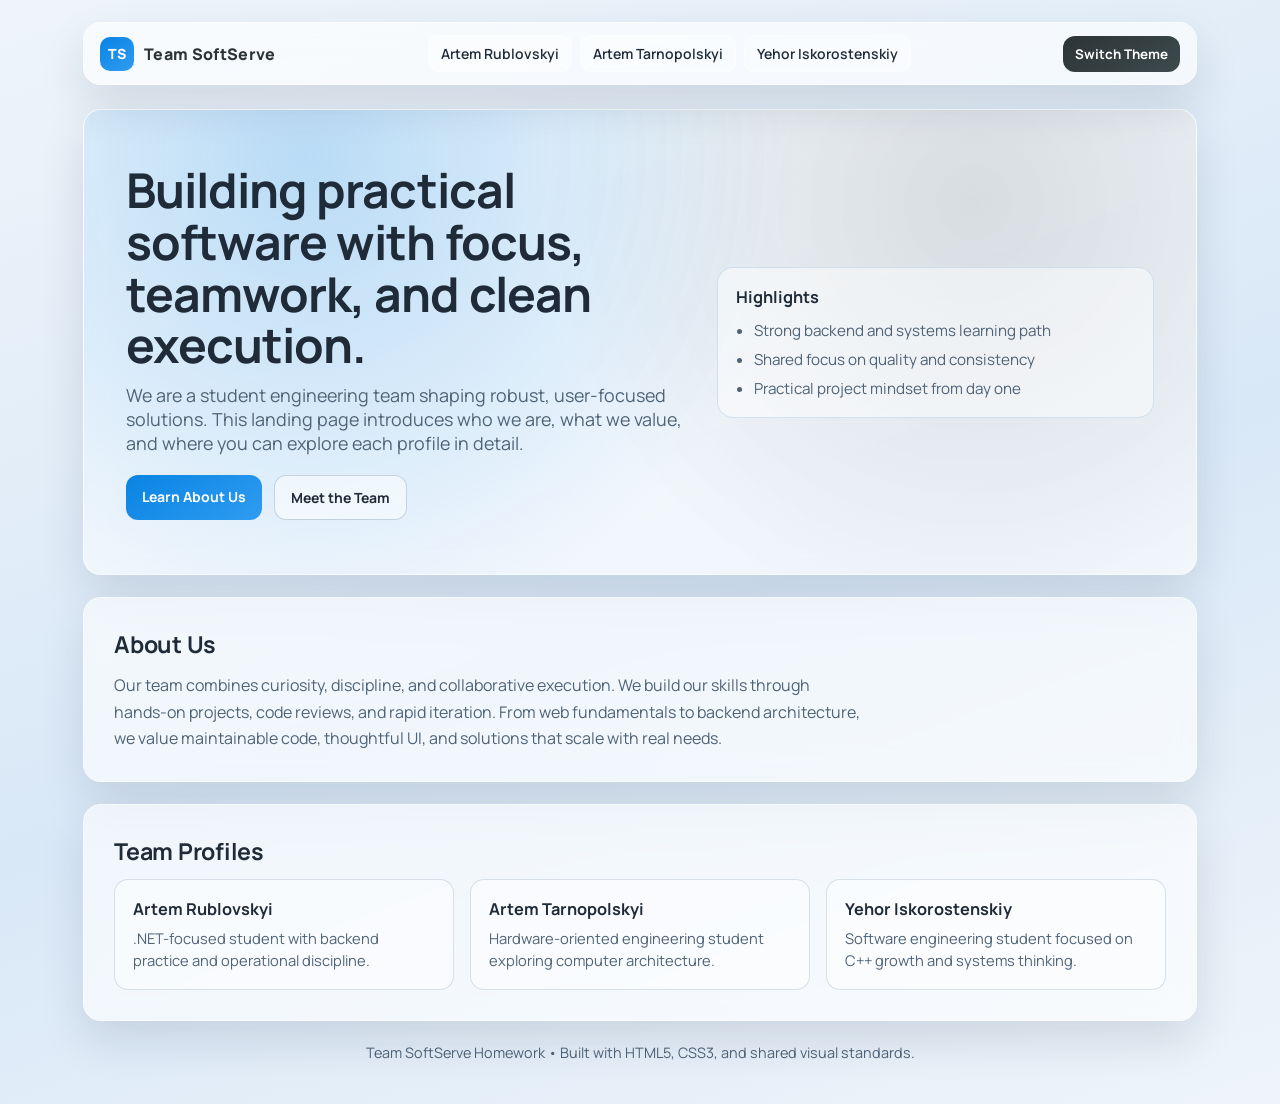
<file: index.html>
<!doctype html>
<html lang="en">
  <head>
    <meta charset="UTF-8" />
    <meta name="viewport" content="width=device-width, initial-scale=1.0" />
    <title>Team Landing | SoftServe Homework</title>
    <link rel="preconnect" href="https://fonts.googleapis.com" />
    <link rel="preconnect" href="https://fonts.gstatic.com" crossorigin />
    <link
      href="https://fonts.googleapis.com/css2?family=Manrope:wght@400;500;600;700;800&display=swap"
      rel="stylesheet"
    />
    <link rel="stylesheet" href="main.css" />
    <script src="shared-theme.js" defer></script>
  </head>
  <body>
    <div class="page-shell">
      <nav class="navbar glass-card" aria-label="Main navigation">
        <div class="brand" aria-label="Team brand">
          <span class="brand-badge">TS</span>
          <span>Team SoftServe</span>
        </div>

        <div class="nav-links">
          <a href="team_profiles/Amanaezi%20Profile/index.html"
            >Artem Rublovskyi</a
          >
          <a href="team_profiles/Artemtarnopolskyi%20Profile/index.html"
            >Artem Tarnopolskyi</a
          >
          <a href="team_profiles/IKiritoII%20Profile/index.html"
            >Yehor Iskorostenskiy</a
          >
        </div>

        <button
          class="theme-toggle"
          id="themeToggle"
          type="button"
          aria-label="Toggle dark and light theme"
        >
          Switch Theme
        </button>
      </nav>

      <header class="hero glass-card" id="hero">
        <div class="hero-grid">
          <div>
            <h1>
              Building practical software with focus, teamwork, and clean
              execution.
            </h1>
            <p>
              We are a student engineering team shaping robust, user-focused
              solutions. This landing page introduces who we are, what we value,
              and where you can explore each profile in detail.
            </p>
            <div class="hero-actions">
              <a class="btn btn-primary" href="#about">Learn About Us</a>
              <a class="btn btn-secondary" href="#profiles">Meet the Team</a>
            </div>
          </div>

          <aside class="hero-mini" aria-label="Team highlights">
            <h2>Highlights</h2>
            <ul>
              <li>Strong backend and systems learning path</li>
              <li>Shared focus on quality and consistency</li>
              <li>Practical project mindset from day one</li>
            </ul>
          </aside>
        </div>
      </header>

      <section
        class="about glass-card"
        id="about"
        aria-labelledby="about-title"
      >
        <h2 id="about-title">About Us</h2>
        <p>
          Our team combines curiosity, discipline, and collaborative execution.
          We build our skills through hands-on projects, code reviews, and rapid
          iteration. From web fundamentals to backend architecture, we value
          maintainable code, thoughtful UI, and solutions that scale with real
          needs.
        </p>
      </section>

      <section
        class="profiles glass-card"
        id="profiles"
        aria-labelledby="profiles-title"
      >
        <h2 id="profiles-title">Team Profiles</h2>
        <div class="profile-grid">
          <a
            class="profile-link"
            href="team_profiles/Amanaezi%20Profile/index.html"
          >
            <h3>Artem Rublovskyi</h3>
            <p>
              .NET-focused student with backend practice and operational
              discipline.
            </p>
          </a>
          <a
            class="profile-link"
            href="team_profiles/Artemtarnopolskyi%20Profile/index.html"
          >
            <h3>Artem Tarnopolskyi</h3>
            <p>
              Hardware-oriented engineering student exploring computer
              architecture.
            </p>
          </a>
          <a
            class="profile-link"
            href="team_profiles/IKiritoII%20Profile/index.html"
          >
            <h3>Yehor Iskorostenskiy</h3>
            <p>
              Software engineering student focused on C++ growth and systems
              thinking.
            </p>
          </a>
        </div>
      </section>

      <footer>
        Team SoftServe Homework • Built with HTML5, CSS3, and shared visual
        standards.
      </footer>
    </div>
  </body>
</html>
</file>
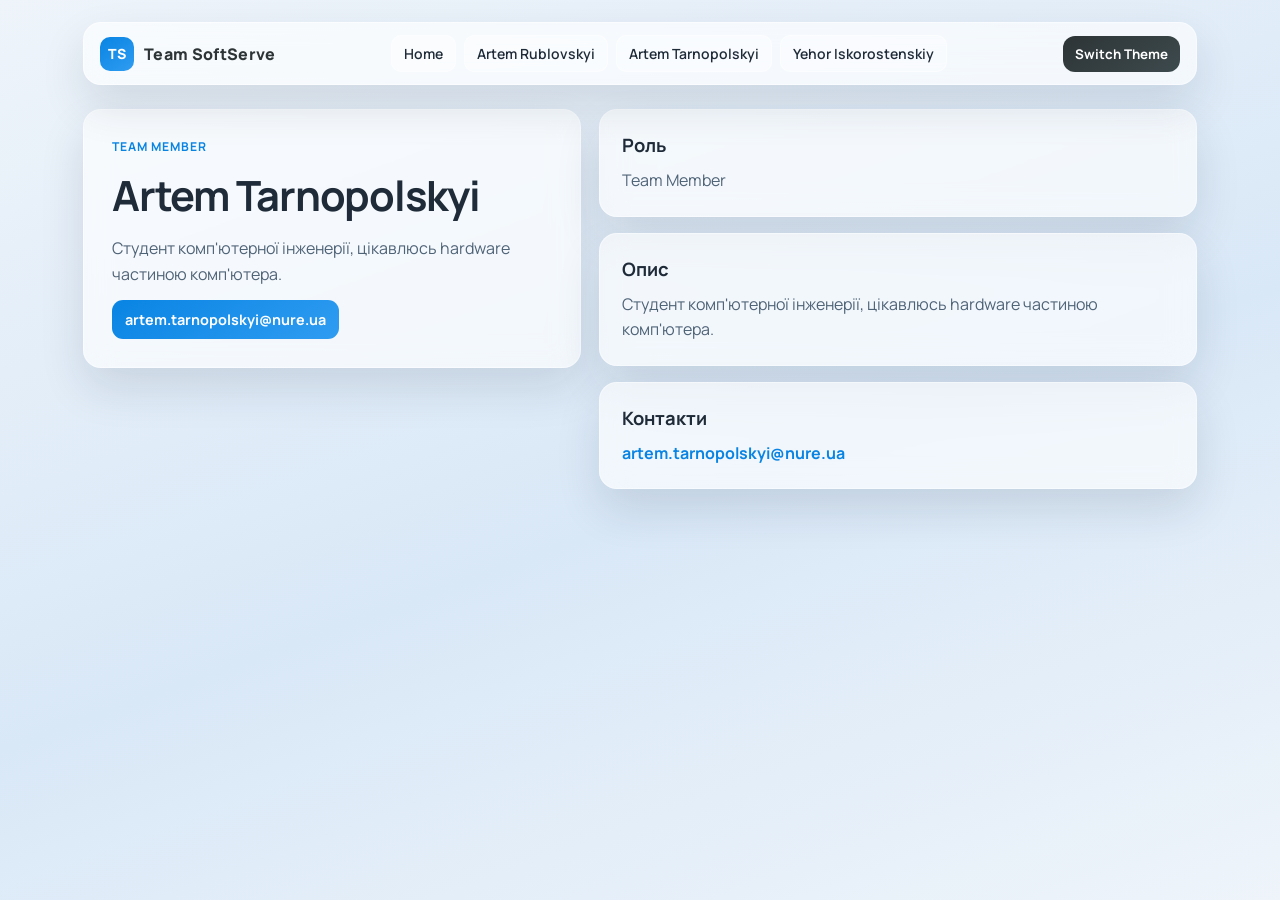
<file: team_profiles/Artemtarnopolskyi Profile/index.html>
<!DOCTYPE html>
<html lang="uk">
    <head>
        <meta charset="UTF-8" />
        <meta name="viewport" content="width=device-width, initial-scale=1.0" />
        <title>Artem Tarnopolskyi | Team Profile</title>
        <link rel="preconnect" href="https://fonts.googleapis.com" />
        <link rel="preconnect" href="https://fonts.gstatic.com" crossorigin />
        <link
            href="https://fonts.googleapis.com/css2?family=Manrope:wght@400;500;600;700;800&display=swap"
            rel="stylesheet"
        />
        <link rel="stylesheet" href="../../main.css" />
        <link rel="stylesheet" href="style.css" />
        <script src="../../shared-theme.js" defer></script>
    </head>
    <body>
        <div class="page-shell">
            <nav class="navbar glass-card" aria-label="Main navigation">
                <div class="brand" aria-label="Team brand">
                    <span class="brand-badge">TS</span>
                    <span>Team SoftServe</span>
                </div>

                <div class="nav-links">
                    <a href="../../index.html">Home</a>
                    <a href="../Amanaezi%20Profile/index.html">Artem Rublovskyi</a>
                    <a href="../Artemtarnopolskyi%20Profile/index.html">Artem Tarnopolskyi</a>
                    <a href="../IKiritoII%20Profile/index.html">Yehor Iskorostenskiy</a>
                </div>

                <button
                    class="theme-toggle"
                    id="themeToggle"
                    type="button"
                    aria-label="Toggle dark and light theme"
                >
                    Switch Theme
                </button>
            </nav>

            <main class="profile-layout">
                <section class="hero-card glass-card">
                    <span class="section-label">Team Member</span>
                    <h1>Artem Tarnopolskyi</h1>
                    <p>
                        Студент комп'ютерної інженерії, цікавлюсь hardware частиною
                        комп'ютера.
                    </p>
                    <a class="btn-email" href="mailto:artem.tarnopolskyi@nure.ua">artem.tarnopolskyi@nure.ua</a>
                </section>

                <section class="cards">
                    <article class="profile-card glass-card">
                        <h2 style="margin: 0 0 10px">Роль</h2>
                        <p>Team Member</p>
                    </article>

                    <article class="profile-card glass-card">
                        <h2 style="margin: 0 0 10px">Опис</h2>
                        <p>
                            Студент комп'ютерної інженерії, цікавлюсь hardware частиною
                            комп'ютера.
                        </p>
                    </article>

                    <article class="profile-card glass-card">
                        <h2 style="margin: 0 0 10px">Контакти</h2>
                        <p>
                            <a href="mailto:artem.tarnopolskyi@nure.ua"
                                >artem.tarnopolskyi@nure.ua</a
                            >
                        </p>
                    </article>
                </section>
            </main>
        </div>
    </body>
</html>
</file>
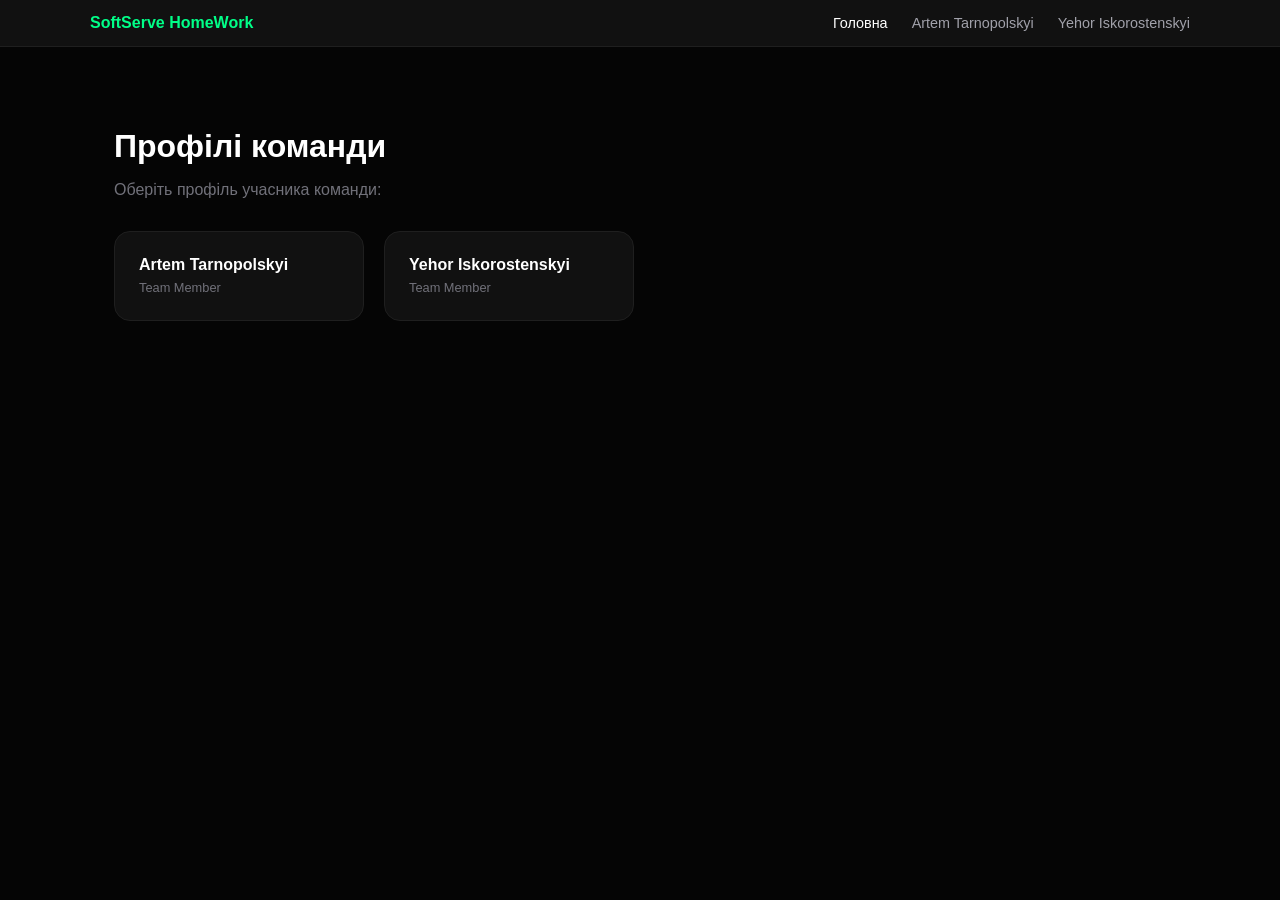
<file: team_profiles/IndexAR.html>
<!DOCTYPE html>
<html lang="uk">
<head>
    <meta charset="UTF-8">
    <meta name="viewport" content="width=device-width, initial-scale=1.0">
    <title>SoftServe HomeWork – Головна</title>
    <link rel="stylesheet" href="../navbar.css">
    <style>
        body { margin: 0; font-family: sans-serif; background: #050505; color: #fff; display: flex; flex-direction: column; min-height: 100vh; }
        .home-content { max-width: 1100px; margin: 60px auto; padding: 0 24px; width: 100%; box-sizing: border-box; }
        .home-content h1 { font-size: 2rem; margin-bottom: 12px; }
        .home-content > p { color: #71717a; margin-bottom: 32px; }
        .profiles-grid { display: flex; gap: 20px; flex-wrap: wrap; }
        .profile-card { background: #111111; border: 1px solid #1f1f1f; border-radius: 16px; padding: 24px; text-decoration: none; color: #fff; transition: border-color 0.2s; min-width: 200px; }
        .profile-card:hover { border-color: #333; }
        .profile-card h2 { font-size: 1rem; margin: 0 0 4px; }
        .profile-card span { font-size: 0.8rem; color: #71717a; }
    </style>
</head>
<body>
    <nav class="navbar">
        <div class="navbar-inner">
            <a href="IndexAR.html" class="nav-logo">SoftServe HomeWork</a>
            <ul class="nav-links">
                <li><a href="IndexAR.html" class="active">Головна</a></li>
                <li><a href="../TeamMember2profile.html">Artem Tarnopolskyi</a></li>
                <li><a href="IKiritoII Profile/index.html">Yehor Iskorostenskyi</a></li>
            </ul>
        </div>
    </nav>
    <main class="home-content">
        <h1>Профілі команди</h1>
        <p>Оберіть профіль учасника команди:</p>
        <div class="profiles-grid">
            <a href="../TeamMember2profile.html" class="profile-card">
                <h2>Artem Tarnopolskyi</h2>
                <span>Team Member</span>
            </a>
            <a href="IKiritoII Profile/index.html" class="profile-card">
                <h2>Yehor Iskorostenskyi</h2>
                <span>Team Member</span>
            </a>
        </div>
    </main>
</body>
</html>
</file>
<file: main.css>
:root {
    --primary: #0984e3;
    --dark: #2d3436;
    --bg: #eef4fa;
    --bg-2: #d9e8f7;
    --text: #1f2b38;
    --text-soft: #4f6377;
    --surface: rgba(255, 255, 255, 0.62);
    --surface-border: rgba(255, 255, 255, 0.45);
    --shadow: 0 20px 45px rgba(20, 35, 56, 0.12);
    --hero-glow:
        radial-gradient(circle at 20% 10%, rgba(9, 132, 227, 0.26), transparent 50%),
        radial-gradient(circle at 80% 20%, rgba(45, 52, 54, 0.14), transparent 45%);
}

body.dark {
    --bg: #121a22;
    --bg-2: #1d2a39;
    --text: #edf3f8;
    --text-soft: #b8c6d4;
    --surface: rgba(30, 42, 56, 0.6);
    --surface-border: rgba(165, 197, 224, 0.22);
    --shadow: 0 22px 50px rgba(2, 9, 16, 0.45);
    --hero-glow:
        radial-gradient(circle at 20% 10%, rgba(9, 132, 227, 0.28), transparent 52%),
        radial-gradient(circle at 80% 20%, rgba(95, 116, 134, 0.18), transparent 48%);
}

* {
    box-sizing: border-box;
}

html,
body {
    margin: 0;
    padding: 0;
}

body {
    font-family: "Manrope", sans-serif;
    color: var(--text);
    background: linear-gradient(160deg, var(--bg) 0%, var(--bg-2) 55%, var(--bg) 100%);
    min-height: 100vh;
    transition:
        background-color 0.35s ease,
        color 0.35s ease;
}

a {
    color: inherit;
}

.page-shell {
    max-width: 1150px;
    margin: 0 auto;
    padding: 22px 18px 42px;
}

.glass-card {
    background: var(--surface);
    border: 1px solid var(--surface-border);
    backdrop-filter: blur(14px);
    -webkit-backdrop-filter: blur(14px);
    border-radius: 18px;
    box-shadow: var(--shadow);
}

.navbar {
    position: sticky;
    top: 14px;
    z-index: 10;
    margin-bottom: 24px;
    padding: 12px 16px;
    display: flex;
    align-items: center;
    justify-content: space-between;
    gap: 14px;
}

.brand {
    display: flex;
    align-items: center;
    gap: 10px;
    font-weight: 800;
    letter-spacing: 0.02em;
    color: var(--dark);
}

body.dark .brand {
    color: #d6e8f8;
}

.brand-badge {
    width: 34px;
    height: 34px;
    border-radius: 10px;
    display: grid;
    place-items: center;
    color: #ffffff;
    background: linear-gradient(145deg, var(--primary), #2f9cf1);
    font-size: 14px;
}

.nav-links {
    display: flex;
    flex-wrap: wrap;
    gap: 8px;
    align-items: center;
    justify-content: center;
}

.nav-links a {
    text-decoration: none;
    color: var(--text);
    font-size: 14px;
    font-weight: 600;
    padding: 8px 12px;
    border-radius: 10px;
    background: rgba(255, 255, 255, 0.35);
    border: 1px solid rgba(255, 255, 255, 0.4);
    transition:
        transform 0.2s ease,
        background-color 0.2s ease,
        border-color 0.2s ease;
}

body.dark .nav-links a {
    background: rgba(32, 47, 63, 0.62);
    border-color: rgba(155, 184, 209, 0.2);
}

.nav-links a:hover,
.nav-links a:focus-visible {
    transform: translateY(-1px);
    background: rgba(9, 132, 227, 0.18);
    border-color: rgba(9, 132, 227, 0.42);
    outline: none;
}

.theme-toggle {
    border: 0;
    border-radius: 12px;
    padding: 9px 12px;
    cursor: pointer;
    color: #ffffff;
    background: linear-gradient(145deg, var(--dark), #3d4a4d);
    font-weight: 700;
    font-family: inherit;
    transition:
        transform 0.2s ease,
        opacity 0.2s ease;
}

.theme-toggle:hover {
    transform: translateY(-1px);
    opacity: 0.94;
}

.hero {
    position: relative;
    overflow: hidden;
    padding: 54px 42px;
    margin-bottom: 22px;
}

.hero::before {
    content: "";
    position: absolute;
    inset: 0;
    pointer-events: none;
    background: var(--hero-glow);
}

.hero-grid {
    position: relative;
    display: grid;
    grid-template-columns: 1.3fr 1fr;
    gap: 22px;
    align-items: center;
}

.hero h1 {
    margin: 0 0 12px;
    font-size: clamp(1.8rem, 4.4vw, 3rem);
    line-height: 1.08;
    letter-spacing: -0.02em;
}

.hero p {
    margin: 0 0 20px;
    font-size: clamp(1rem, 2.2vw, 1.12rem);
    color: var(--text-soft);
    max-width: 56ch;
}

.hero-actions {
    display: flex;
    flex-wrap: wrap;
    gap: 12px;
}

.btn {
    text-decoration: none;
    border-radius: 12px;
    padding: 12px 16px;
    font-weight: 700;
    font-size: 14px;
}

.btn-primary {
    color: #ffffff;
    background: linear-gradient(145deg, var(--primary), #2f9cf1);
}

.btn-secondary {
    color: var(--text);
    border: 1px solid rgba(111, 141, 168, 0.35);
    background: rgba(255, 255, 255, 0.5);
}

body.dark .btn-secondary {
    background: rgba(30, 45, 60, 0.65);
    color: #e8f2fa;
}

.hero-mini {
    padding: 18px;
    border-radius: 16px;
    border: 1px solid rgba(157, 193, 225, 0.4);
    background: rgba(255, 255, 255, 0.48);
}

body.dark .hero-mini {
    background: rgba(25, 36, 49, 0.72);
    border-color: rgba(157, 193, 225, 0.2);
}

.hero-mini h2 {
    margin: 0 0 12px;
    font-size: 1.02rem;
}

.hero-mini ul {
    margin: 0;
    padding-left: 18px;
    color: var(--text-soft);
    display: grid;
    gap: 8px;
    font-size: 0.95rem;
}

.about {
    padding: 30px;
    margin-bottom: 22px;
}

.about h2,
.profiles h2 {
    margin: 0 0 12px;
    font-size: 1.45rem;
    letter-spacing: -0.01em;
}

.about p {
    margin: 0;
    color: var(--text-soft);
    line-height: 1.65;
    max-width: 75ch;
}

.profiles {
    padding: 30px;
}

.profile-grid {
    display: grid;
    grid-template-columns: repeat(3, minmax(0, 1fr));
    gap: 16px;
}

.profile-link {
    display: block;
    text-decoration: none;
    color: var(--text);
    border-radius: 14px;
    padding: 18px;
    border: 1px solid rgba(111, 141, 168, 0.25);
    background: rgba(255, 255, 255, 0.46);
    transition:
        transform 0.2s ease,
        border-color 0.2s ease;
}

body.dark .profile-link {
    background: rgba(25, 36, 49, 0.75);
    border-color: rgba(157, 193, 225, 0.2);
}

.profile-link:hover,
.profile-link:focus-visible {
    transform: translateY(-2px);
    border-color: rgba(9, 132, 227, 0.6);
    outline: none;
}

.profile-link h3 {
    margin: 0 0 8px;
    font-size: 1.02rem;
}

.profile-link p {
    margin: 0;
    color: var(--text-soft);
    font-size: 0.92rem;
    line-height: 1.45;
}

footer {
    text-align: center;
    margin-top: 22px;
    color: var(--text-soft);
    font-size: 0.9rem;
}

@media (max-width: 930px) {
    .navbar {
        flex-wrap: wrap;
    }

    .hero {
        padding: 38px 24px;
    }

    .hero-grid {
        grid-template-columns: 1fr;
    }

    .profile-grid {
        grid-template-columns: 1fr 1fr;
    }
}

@media (max-width: 640px) {
    .page-shell {
        padding: 14px;
    }

    .navbar,
    .about,
    .profiles {
        padding: 14px;
    }

    .hero {
        padding: 24px 16px;
    }

    .profile-grid {
        grid-template-columns: 1fr;
    }

    .theme-toggle {
        width: 100%;
    }
}
</file>
<file: team_profiles/Artemtarnopolskyi Profile/style.css>
.profile-layout {
    display: grid;
    grid-template-columns: minmax(0, 1fr) 1.2fr;
    gap: 18px;
    align-items: start;
}

.hero-card {
    padding: 28px;
    display: grid;
    align-content: start;
    gap: 12px;
}

.hero-card h1 {
    margin: 0;
    font-size: clamp(2rem, 4vw, 2.6rem);
    letter-spacing: -0.03em;
}

.hero-card p {
    margin: 0;
    color: var(--text-soft);
    line-height: 1.65;
}

.section-label {
    display: inline-block;
    color: var(--primary);
    letter-spacing: 0.08em;
    text-transform: uppercase;
    font-size: 0.76rem;
    font-weight: 700;
}

.btn-email {
    display: inline-block;
    width: fit-content;
    color: #ffffff;
    background: linear-gradient(145deg, var(--primary), #2f9cf1);
    text-decoration: none;
    border-radius: 11px;
    padding: 10px 13px;
    font-weight: 700;
    font-size: 0.9rem;
}

.cards {
    display: grid;
    gap: 16px;
}

.profile-card {
    padding: 22px;
}

.profile-card h2 {
    margin: 0 0 10px;
    font-size: 1.15rem;
}

.profile-card p {
    margin: 0;
    color: var(--text-soft);
    line-height: 1.6;
}

.profile-card a {
    color: var(--primary);
    font-weight: 700;
    text-decoration: none;
}

@media (max-width: 930px) {
    .profile-layout {
        grid-template-columns: 1fr;
    }
}

@media (max-width: 640px) {
    .hero-card,
    .profile-card {
        padding: 14px;
    }

    .theme-toggle {
        width: 100%;
    }
}
</file>
<file: navbar.css>
nav.navbar {
    background: #111111;
    border-bottom: 1px solid #1f1f1f;
    padding: 14px 32px;
    box-sizing: border-box;
    width: 100%;
}

.navbar-inner {
    display: flex;
    align-items: center;
    justify-content: space-between;
    max-width: 1100px;
    margin: 0 auto;
}

.nav-logo {
    color: #00ff88;
    font-weight: 700;
    font-size: 1rem;
    text-decoration: none;
}

.nav-links {
    list-style: none;
    display: flex;
    gap: 24px;
    margin: 0;
    padding: 0;
}

.nav-links a {
    color: #a1a1aa;
    text-decoration: none;
    font-size: 0.9rem;
    transition: color 0.2s;
}

.nav-links a:hover,
.nav-links a.active {
    color: #ffffff;
}
</file>
